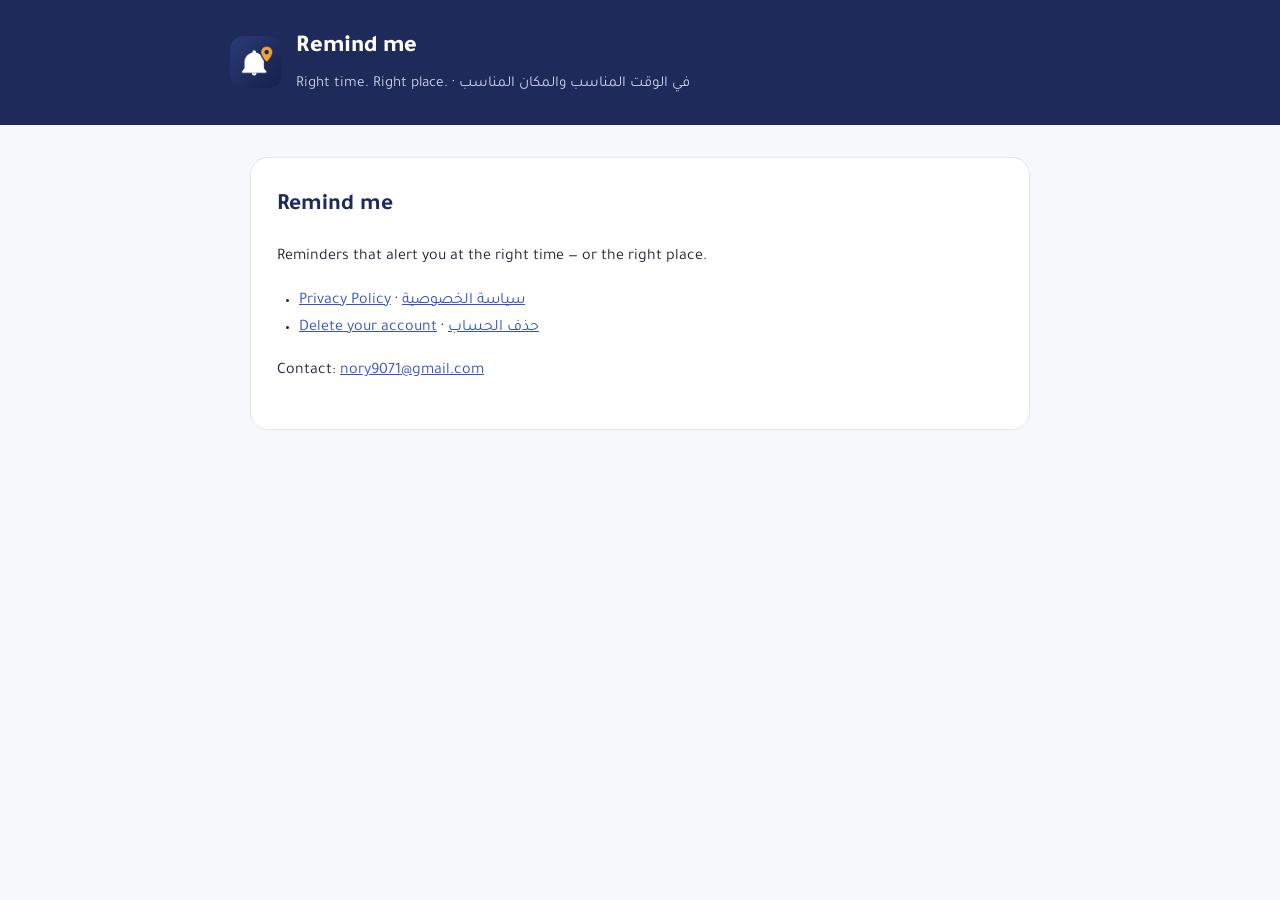
<file: index.html>
<!doctype html>
<html lang="en">
<head>
<meta charset="utf-8">
<meta name="viewport" content="width=device-width,initial-scale=1">
<title>Remind me</title>
<link rel="icon" href="icon.png">
<link href="https://fonts.googleapis.com/css2?family=Tajawal:wght@400;700;800&display=swap" rel="stylesheet">
<link rel="stylesheet" href="style.css">
</head>
<body>
<header><div class="wrap"><img src="icon.png" alt="Remind me"><div><h1>Remind me</h1><p>Right time. Right place. · في الوقت المناسب والمكان المناسب</p></div></div></header>
<main class="wrap">
<section class="doc">
<h2>Remind me</h2>
<p>Reminders that alert you at the right time — or the right place.</p>
<ul>
<li><a href="privacy.html">Privacy Policy</a> · <a href="privacy.html#ar">سياسة الخصوصية</a></li>
<li><a href="delete-account.html">Delete your account</a> · <a href="delete-account.html#ar">حذف الحساب</a></li>
</ul>
<p>Contact: <a href="mailto:nory9071@gmail.com">nory9071@gmail.com</a></p>
</section>
</main>
</body>
</html>
</file>
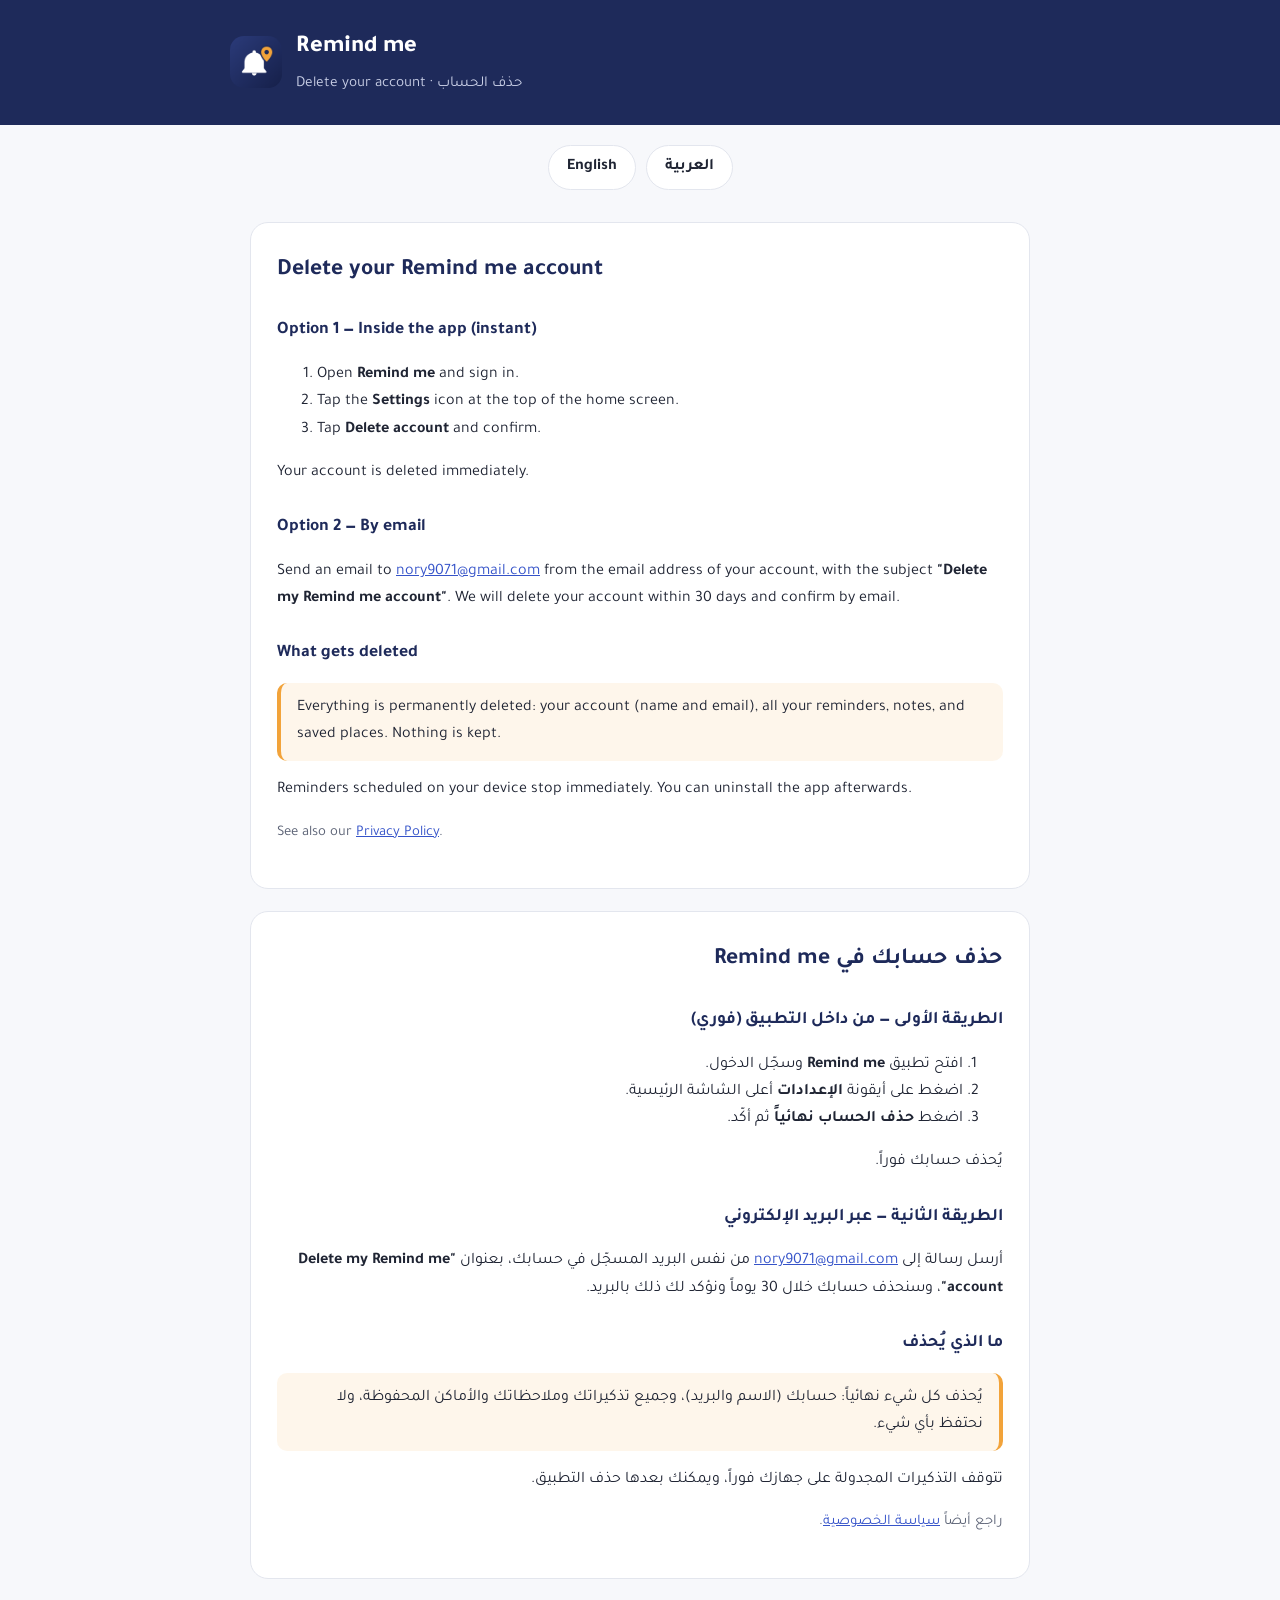
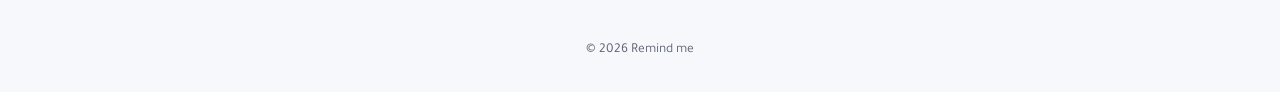
<file: delete-account.html>
<!doctype html>
<html lang="en">
<head>
<meta charset="utf-8">
<meta name="viewport" content="width=device-width,initial-scale=1">
<title>Remind me — Delete your account | حذف الحساب</title>
<link rel="icon" href="icon.png">
<link href="https://fonts.googleapis.com/css2?family=Tajawal:wght@400;700;800&display=swap" rel="stylesheet">
<link rel="stylesheet" href="style.css">
</head>
<body>
<header><div class="wrap"><img src="icon.png" alt="Remind me"><div><h1>Remind me</h1><p>Delete your account · حذف الحساب</p></div></div></header>
<nav class="lang"><a href="#en">English</a><a href="#ar">العربية</a></nav>
<main class="wrap">

<section class="doc" id="en">
<h2>Delete your Remind me account</h2>

<h3>Option 1 — Inside the app (instant)</h3>
<ol>
<li>Open <strong>Remind me</strong> and sign in.</li>
<li>Tap the <strong>Settings</strong> icon at the top of the home screen.</li>
<li>Tap <strong>Delete account</strong> and confirm.</li>
</ol>
<p>Your account is deleted immediately.</p>

<h3>Option 2 — By email</h3>
<p>Send an email to <a href="mailto:nory9071@gmail.com?subject=Delete%20my%20Remind%20me%20account">nory9071@gmail.com</a> from the email address of your account, with the subject <strong>"Delete my Remind me account"</strong>. We will delete your account within 30 days and confirm by email.</p>

<h3>What gets deleted</h3>
<div class="box">Everything is permanently deleted: your account (name and email), all your reminders, notes, and saved places. Nothing is kept.</div>
<p>Reminders scheduled on your device stop immediately. You can uninstall the app afterwards.</p>
<p class="muted">See also our <a href="privacy.html">Privacy Policy</a>.</p>
</section>

<section class="doc" id="ar" dir="rtl" lang="ar">
<h2>حذف حسابك في Remind me</h2>

<h3>الطريقة الأولى — من داخل التطبيق (فوري)</h3>
<ol>
<li>افتح تطبيق <strong>Remind me</strong> وسجّل الدخول.</li>
<li>اضغط على أيقونة <strong>الإعدادات</strong> أعلى الشاشة الرئيسية.</li>
<li>اضغط <strong>حذف الحساب نهائياً</strong> ثم أكّد.</li>
</ol>
<p>يُحذف حسابك فوراً.</p>

<h3>الطريقة الثانية — عبر البريد الإلكتروني</h3>
<p>أرسل رسالة إلى <a href="mailto:nory9071@gmail.com?subject=Delete%20my%20Remind%20me%20account">nory9071@gmail.com</a> من نفس البريد المسجّل في حسابك، بعنوان <strong>"Delete my Remind me account"</strong>، وسنحذف حسابك خلال 30 يوماً ونؤكد لك ذلك بالبريد.</p>

<h3>ما الذي يُحذف</h3>
<div class="box">يُحذف كل شيء نهائياً: حسابك (الاسم والبريد)، وجميع تذكيراتك وملاحظاتك والأماكن المحفوظة، ولا نحتفظ بأي شيء.</div>
<p>تتوقف التذكيرات المجدولة على جهازك فوراً، ويمكنك بعدها حذف التطبيق.</p>
<p class="muted">راجع أيضاً <a href="privacy.html#ar">سياسة الخصوصية</a>.</p>
</section>
</main>
<footer>© 2026 Remind me</footer>
</body>
</html>
</file>
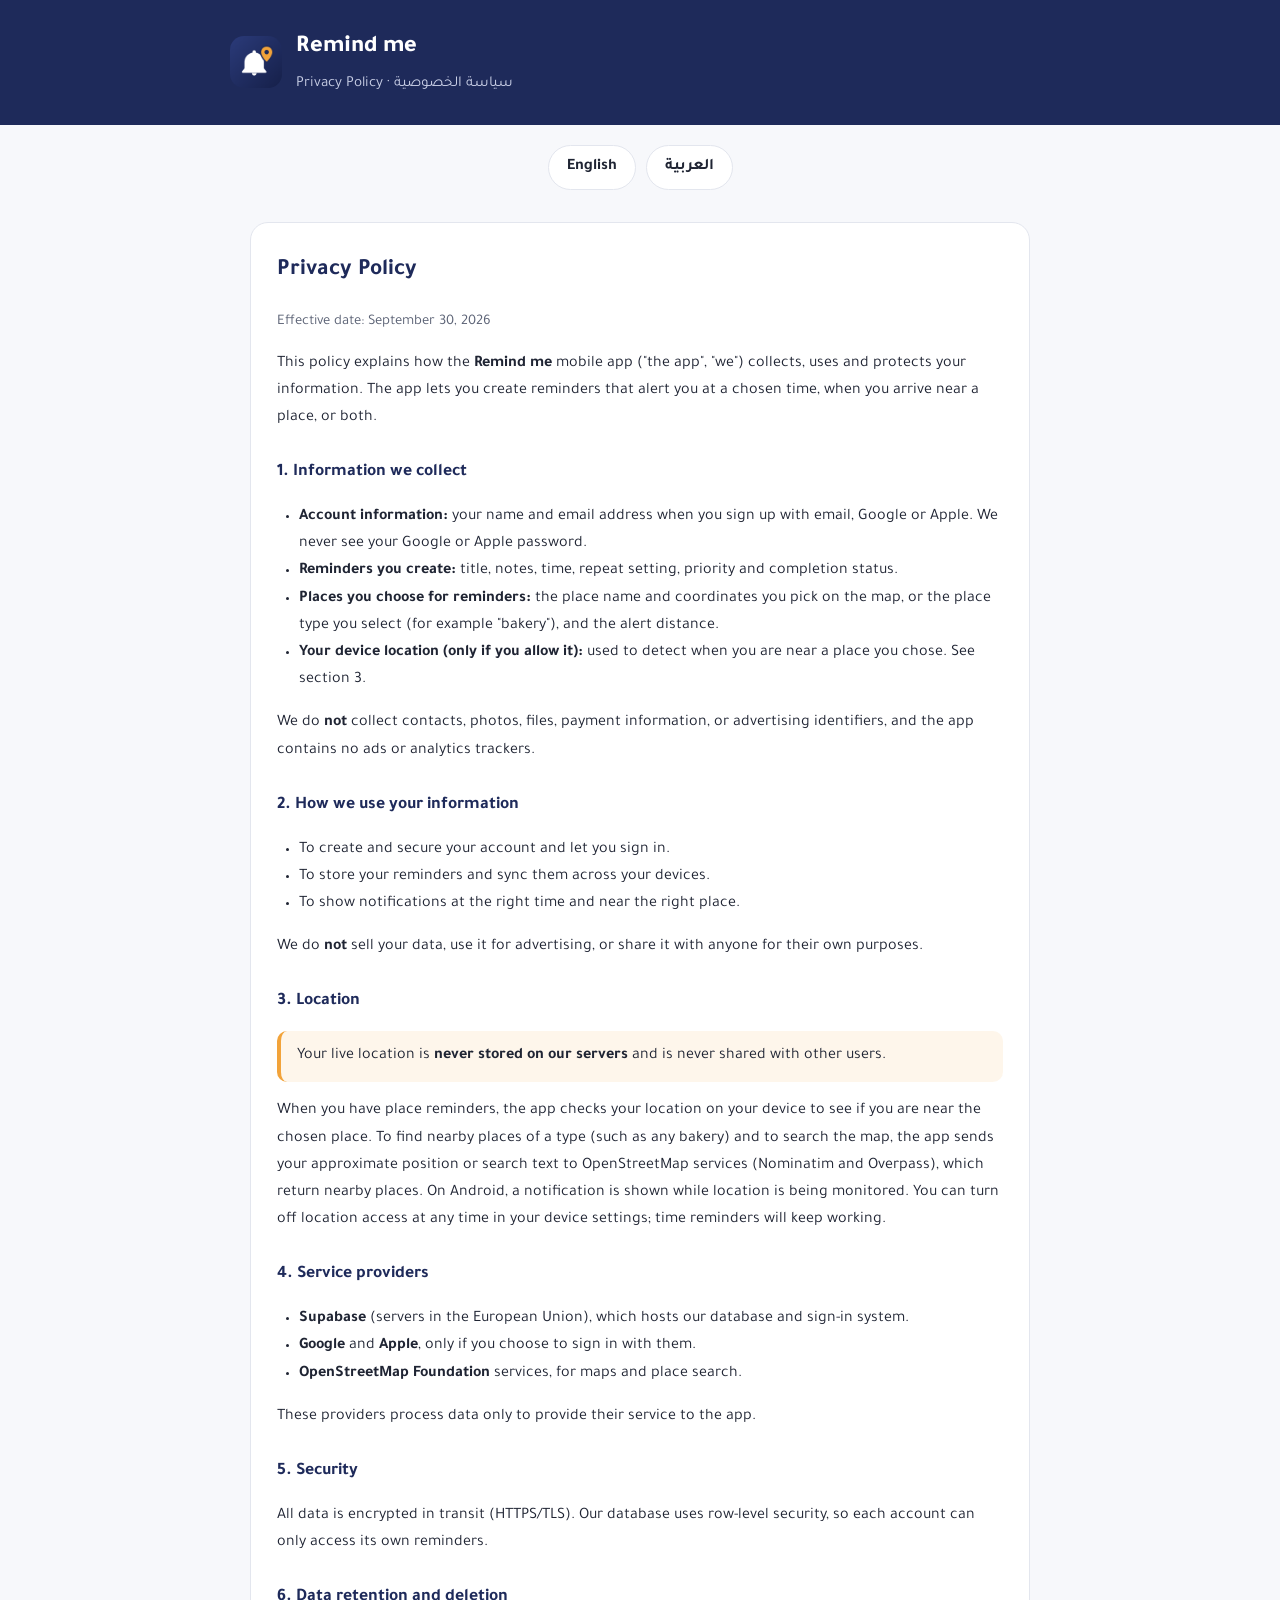
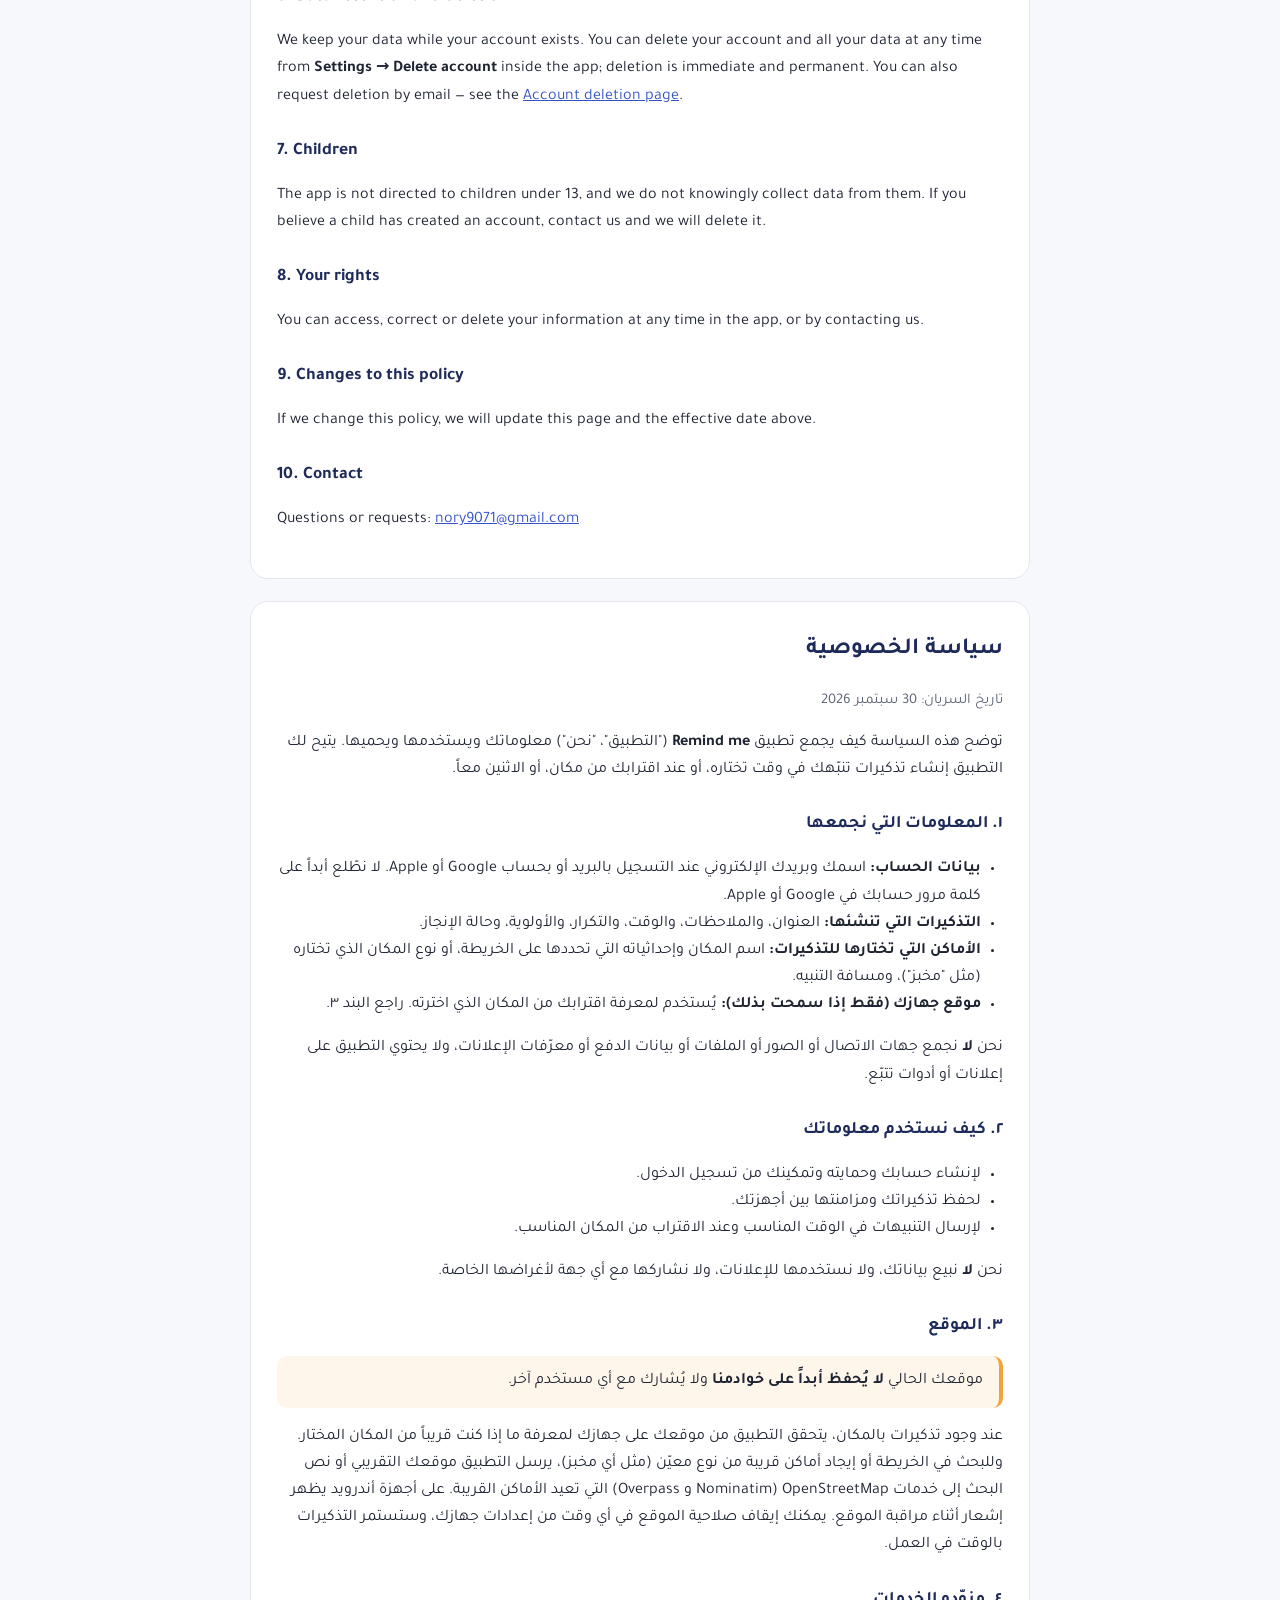
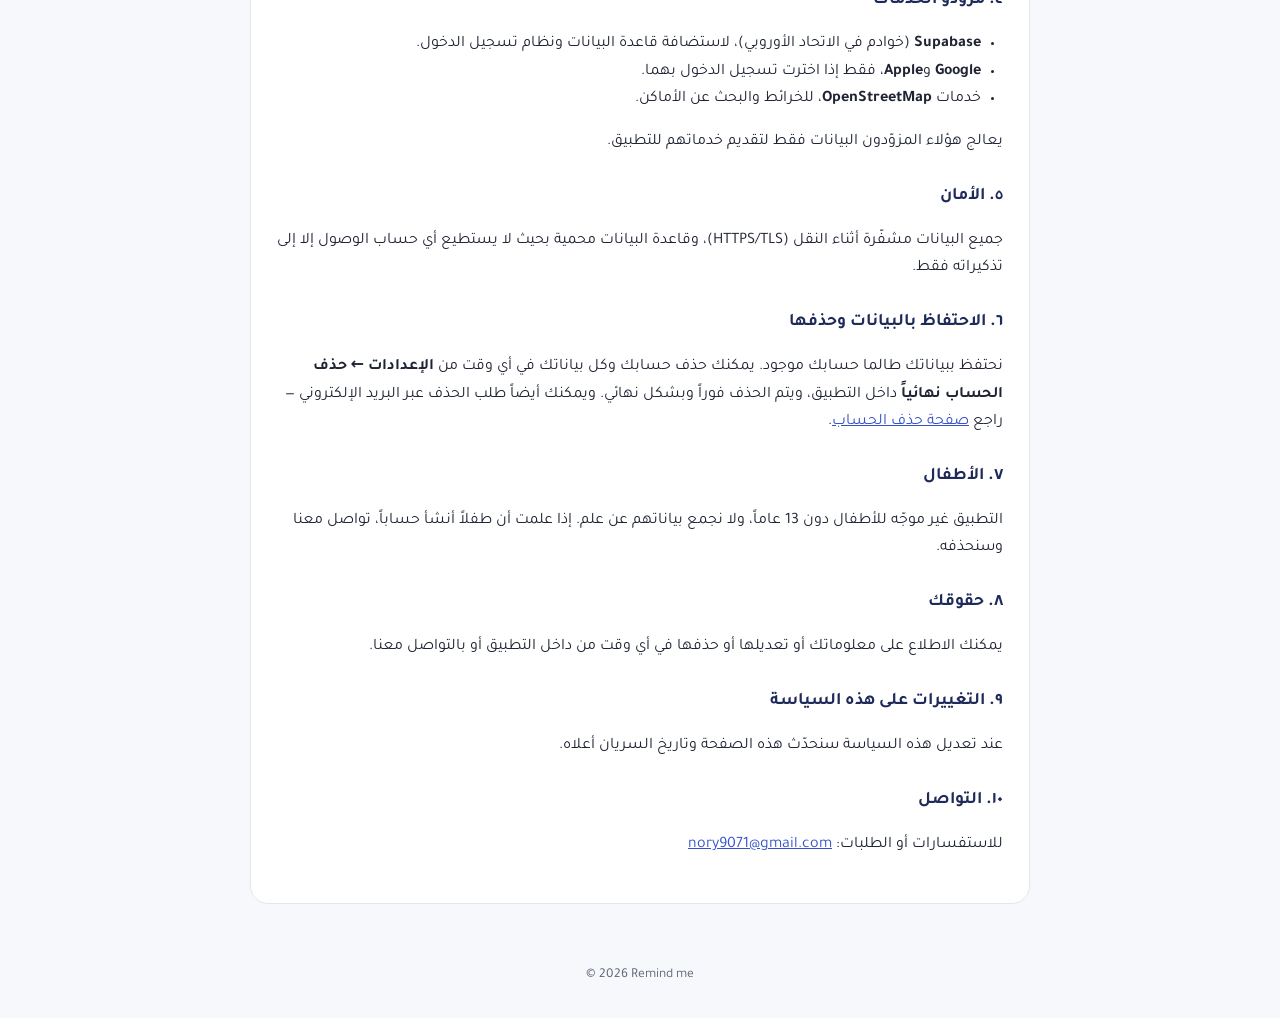
<file: privacy.html>
<!doctype html>
<html lang="en">
<head>
<meta charset="utf-8">
<meta name="viewport" content="width=device-width,initial-scale=1">
<title>Remind me — Privacy Policy | سياسة الخصوصية</title>
<link rel="icon" href="icon.png">
<link href="https://fonts.googleapis.com/css2?family=Tajawal:wght@400;700;800&display=swap" rel="stylesheet">
<link rel="stylesheet" href="style.css">
</head>
<body>
<header><div class="wrap"><img src="icon.png" alt="Remind me"><div><h1>Remind me</h1><p>Privacy Policy · سياسة الخصوصية</p></div></div></header>
<nav class="lang"><a href="#en">English</a><a href="#ar">العربية</a></nav>
<main class="wrap">

<section class="doc" id="en">
<h2>Privacy Policy</h2>
<p class="muted">Effective date: September 30, 2026</p>
<p>This policy explains how the <strong>Remind me</strong> mobile app ("the app", "we") collects, uses and protects your information. The app lets you create reminders that alert you at a chosen time, when you arrive near a place, or both.</p>

<h3>1. Information we collect</h3>
<ul>
<li><strong>Account information:</strong> your name and email address when you sign up with email, Google or Apple. We never see your Google or Apple password.</li>
<li><strong>Reminders you create:</strong> title, notes, time, repeat setting, priority and completion status.</li>
<li><strong>Places you choose for reminders:</strong> the place name and coordinates you pick on the map, or the place type you select (for example "bakery"), and the alert distance.</li>
<li><strong>Your device location (only if you allow it):</strong> used to detect when you are near a place you chose. See section 3.</li>
</ul>
<p>We do <strong>not</strong> collect contacts, photos, files, payment information, or advertising identifiers, and the app contains no ads or analytics trackers.</p>

<h3>2. How we use your information</h3>
<ul>
<li>To create and secure your account and let you sign in.</li>
<li>To store your reminders and sync them across your devices.</li>
<li>To show notifications at the right time and near the right place.</li>
</ul>
<p>We do <strong>not</strong> sell your data, use it for advertising, or share it with anyone for their own purposes.</p>

<h3>3. Location</h3>
<div class="box">Your live location is <strong>never stored on our servers</strong> and is never shared with other users.</div>
<p>When you have place reminders, the app checks your location on your device to see if you are near the chosen place. To find nearby places of a type (such as any bakery) and to search the map, the app sends your approximate position or search text to OpenStreetMap services (Nominatim and Overpass), which return nearby places. On Android, a notification is shown while location is being monitored. You can turn off location access at any time in your device settings; time reminders will keep working.</p>

<h3>4. Service providers</h3>
<ul>
<li><strong>Supabase</strong> (servers in the European Union), which hosts our database and sign-in system.</li>
<li><strong>Google</strong> and <strong>Apple</strong>, only if you choose to sign in with them.</li>
<li><strong>OpenStreetMap Foundation</strong> services, for maps and place search.</li>
</ul>
<p>These providers process data only to provide their service to the app.</p>

<h3>5. Security</h3>
<p>All data is encrypted in transit (HTTPS/TLS). Our database uses row-level security, so each account can only access its own reminders.</p>

<h3>6. Data retention and deletion</h3>
<p>We keep your data while your account exists. You can delete your account and all your data at any time from <strong>Settings → Delete account</strong> inside the app; deletion is immediate and permanent. You can also request deletion by email — see the <a href="delete-account.html">Account deletion page</a>.</p>

<h3>7. Children</h3>
<p>The app is not directed to children under 13, and we do not knowingly collect data from them. If you believe a child has created an account, contact us and we will delete it.</p>

<h3>8. Your rights</h3>
<p>You can access, correct or delete your information at any time in the app, or by contacting us.</p>

<h3>9. Changes to this policy</h3>
<p>If we change this policy, we will update this page and the effective date above.</p>

<h3>10. Contact</h3>
<p>Questions or requests: <a href="mailto:nory9071@gmail.com">nory9071@gmail.com</a></p>
</section>

<section class="doc" id="ar" dir="rtl" lang="ar">
<h2>سياسة الخصوصية</h2>
<p class="muted">تاريخ السريان: 30 سبتمبر 2026</p>
<p>توضح هذه السياسة كيف يجمع تطبيق <strong>Remind me</strong> ("التطبيق"، "نحن") معلوماتك ويستخدمها ويحميها. يتيح لك التطبيق إنشاء تذكيرات تنبّهك في وقت تختاره، أو عند اقترابك من مكان، أو الاثنين معاً.</p>

<h3>١. المعلومات التي نجمعها</h3>
<ul>
<li><strong>بيانات الحساب:</strong> اسمك وبريدك الإلكتروني عند التسجيل بالبريد أو بحساب Google أو Apple. لا نطّلع أبداً على كلمة مرور حسابك في Google أو Apple.</li>
<li><strong>التذكيرات التي تنشئها:</strong> العنوان، والملاحظات، والوقت، والتكرار، والأولوية، وحالة الإنجاز.</li>
<li><strong>الأماكن التي تختارها للتذكيرات:</strong> اسم المكان وإحداثياته التي تحددها على الخريطة، أو نوع المكان الذي تختاره (مثل "مخبز")، ومسافة التنبيه.</li>
<li><strong>موقع جهازك (فقط إذا سمحت بذلك):</strong> يُستخدم لمعرفة اقترابك من المكان الذي اخترته. راجع البند ٣.</li>
</ul>
<p>نحن <strong>لا</strong> نجمع جهات الاتصال أو الصور أو الملفات أو بيانات الدفع أو معرّفات الإعلانات، ولا يحتوي التطبيق على إعلانات أو أدوات تتبّع.</p>

<h3>٢. كيف نستخدم معلوماتك</h3>
<ul>
<li>لإنشاء حسابك وحمايته وتمكينك من تسجيل الدخول.</li>
<li>لحفظ تذكيراتك ومزامنتها بين أجهزتك.</li>
<li>لإرسال التنبيهات في الوقت المناسب وعند الاقتراب من المكان المناسب.</li>
</ul>
<p>نحن <strong>لا</strong> نبيع بياناتك، ولا نستخدمها للإعلانات، ولا نشاركها مع أي جهة لأغراضها الخاصة.</p>

<h3>٣. الموقع</h3>
<div class="box">موقعك الحالي <strong>لا يُحفظ أبداً على خوادمنا</strong> ولا يُشارك مع أي مستخدم آخر.</div>
<p>عند وجود تذكيرات بالمكان، يتحقق التطبيق من موقعك على جهازك لمعرفة ما إذا كنت قريباً من المكان المختار. وللبحث في الخريطة أو إيجاد أماكن قريبة من نوع معيّن (مثل أي مخبز)، يرسل التطبيق موقعك التقريبي أو نص البحث إلى خدمات OpenStreetMap (Nominatim و Overpass) التي تعيد الأماكن القريبة. على أجهزة أندرويد يظهر إشعار أثناء مراقبة الموقع. يمكنك إيقاف صلاحية الموقع في أي وقت من إعدادات جهازك، وستستمر التذكيرات بالوقت في العمل.</p>

<h3>٤. مزوّدو الخدمات</h3>
<ul>
<li><strong>Supabase</strong> (خوادم في الاتحاد الأوروبي)، لاستضافة قاعدة البيانات ونظام تسجيل الدخول.</li>
<li><strong>Google</strong> و<strong>Apple</strong>، فقط إذا اخترت تسجيل الدخول بهما.</li>
<li>خدمات <strong>OpenStreetMap</strong>، للخرائط والبحث عن الأماكن.</li>
</ul>
<p>يعالج هؤلاء المزوّدون البيانات فقط لتقديم خدماتهم للتطبيق.</p>

<h3>٥. الأمان</h3>
<p>جميع البيانات مشفّرة أثناء النقل (HTTPS/TLS)، وقاعدة البيانات محمية بحيث لا يستطيع أي حساب الوصول إلا إلى تذكيراته فقط.</p>

<h3>٦. الاحتفاظ بالبيانات وحذفها</h3>
<p>نحتفظ ببياناتك طالما حسابك موجود. يمكنك حذف حسابك وكل بياناتك في أي وقت من <strong>الإعدادات ← حذف الحساب نهائياً</strong> داخل التطبيق، ويتم الحذف فوراً وبشكل نهائي. ويمكنك أيضاً طلب الحذف عبر البريد الإلكتروني — راجع <a href="delete-account.html#ar">صفحة حذف الحساب</a>.</p>

<h3>٧. الأطفال</h3>
<p>التطبيق غير موجّه للأطفال دون 13 عاماً، ولا نجمع بياناتهم عن علم. إذا علمت أن طفلاً أنشأ حساباً، تواصل معنا وسنحذفه.</p>

<h3>٨. حقوقك</h3>
<p>يمكنك الاطلاع على معلوماتك أو تعديلها أو حذفها في أي وقت من داخل التطبيق أو بالتواصل معنا.</p>

<h3>٩. التغييرات على هذه السياسة</h3>
<p>عند تعديل هذه السياسة سنحدّث هذه الصفحة وتاريخ السريان أعلاه.</p>

<h3>١٠. التواصل</h3>
<p>للاستفسارات أو الطلبات: <a href="mailto:nory9071@gmail.com">nory9071@gmail.com</a></p>
</section>
</main>
<footer>© 2026 Remind me</footer>
</body>
</html>
</file>
<file: style.css>
:root{--ink:#1E2A5A;--bell:#F2A33A;--bg:#F7F8FB;--text:#1F2433;--muted:#5B6275;--card:#fff;--line:#E3E6EE}
@media (prefers-color-scheme:dark){:root{--bg:#10152B;--text:#E8EAF2;--muted:#A5ABBE;--card:#171D38;--line:#2A3150}}
*{box-sizing:border-box}
body{margin:0;background:var(--bg);color:var(--text);font:16px/1.7 "Tajawal",system-ui,-apple-system,"Segoe UI",Roboto,Arial,sans-serif}
header{background:var(--ink);color:#fff;padding:28px 20px}
header .wrap{display:flex;align-items:center;gap:14px}
header img{width:52px;height:52px;border-radius:14px}
header h1{margin:0;font-size:1.5rem;font-weight:800}
header p{margin:2px 0 0;color:#C9CFE6;font-size:.95rem}
.wrap{max-width:820px;margin:0 auto}
nav.lang{display:flex;gap:10px;justify-content:center;margin:20px auto 0}
nav.lang a{padding:8px 18px;border-radius:999px;border:1px solid var(--line);color:var(--text);text-decoration:none;background:var(--card);font-weight:600}
main{padding:10px 20px 60px}
section.doc{background:var(--card);border:1px solid var(--line);border-radius:18px;padding:28px 26px;margin-top:22px}
section.doc h2{margin-top:0;color:var(--ink);font-size:1.45rem}
@media (prefers-color-scheme:dark){section.doc h2,h3{color:#fff}}
h3{margin:26px 0 6px;font-size:1.1rem;color:var(--ink)}
.muted{color:var(--muted);font-size:.92rem}
ul{padding-inline-start:22px}
a{color:#3553C9}
.box{border-inline-start:4px solid var(--bell);background:rgba(242,163,58,.1);padding:12px 16px;border-radius:10px;margin:14px 0}
[dir=rtl]{text-align:right}
footer{text-align:center;color:var(--muted);font-size:.85rem;padding-bottom:30px}
</file>
